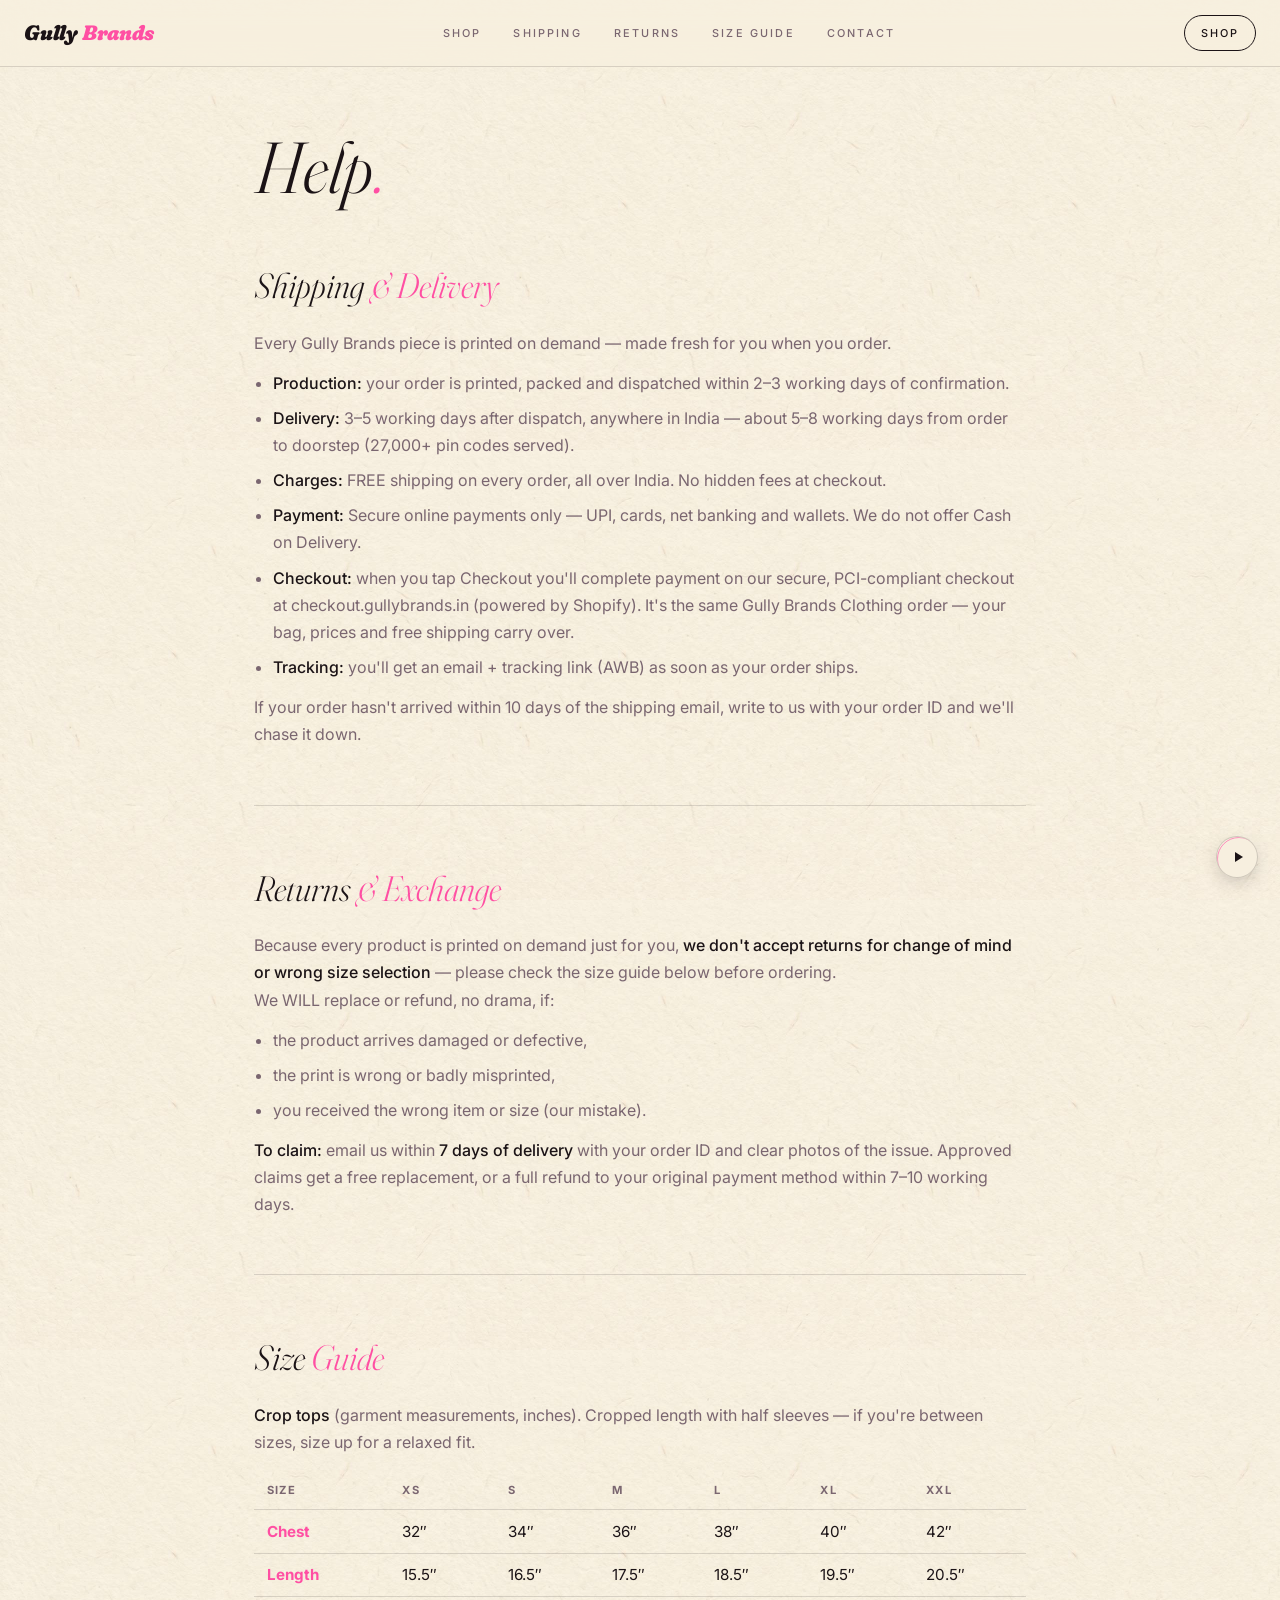
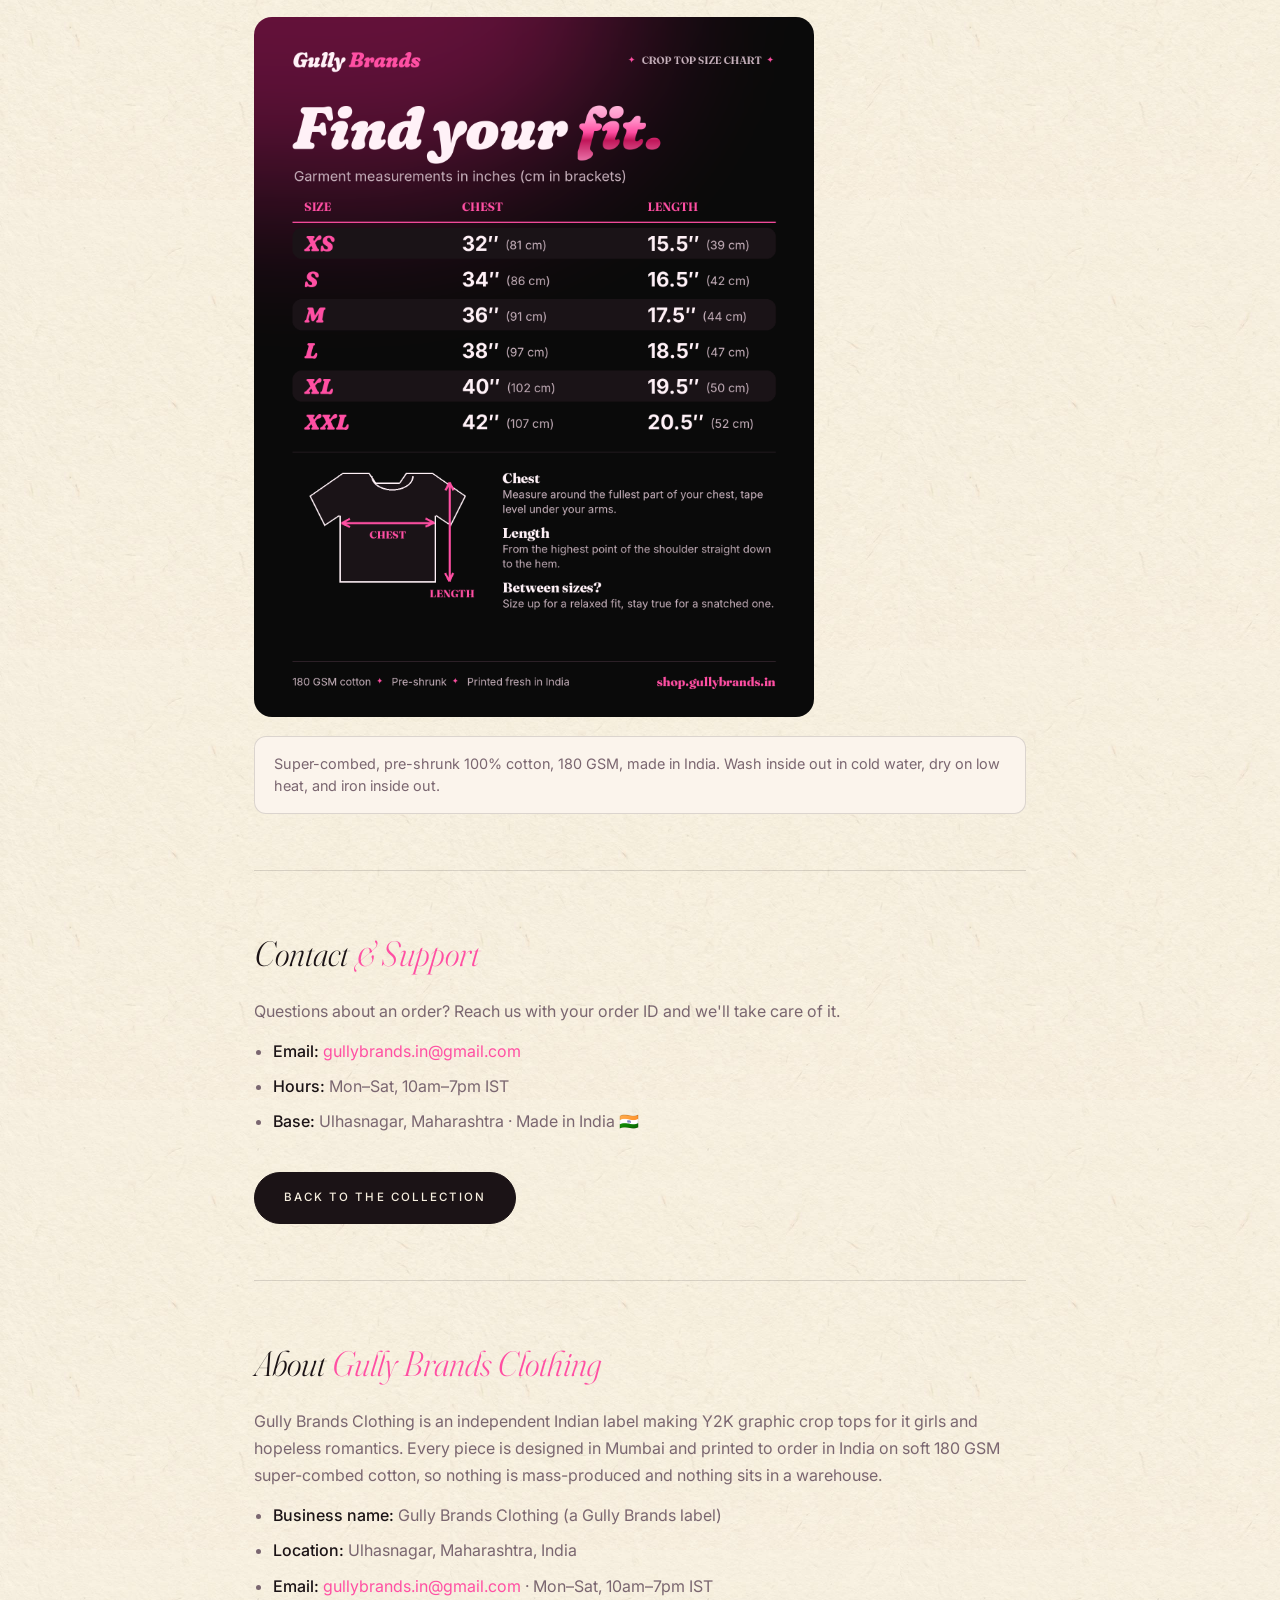
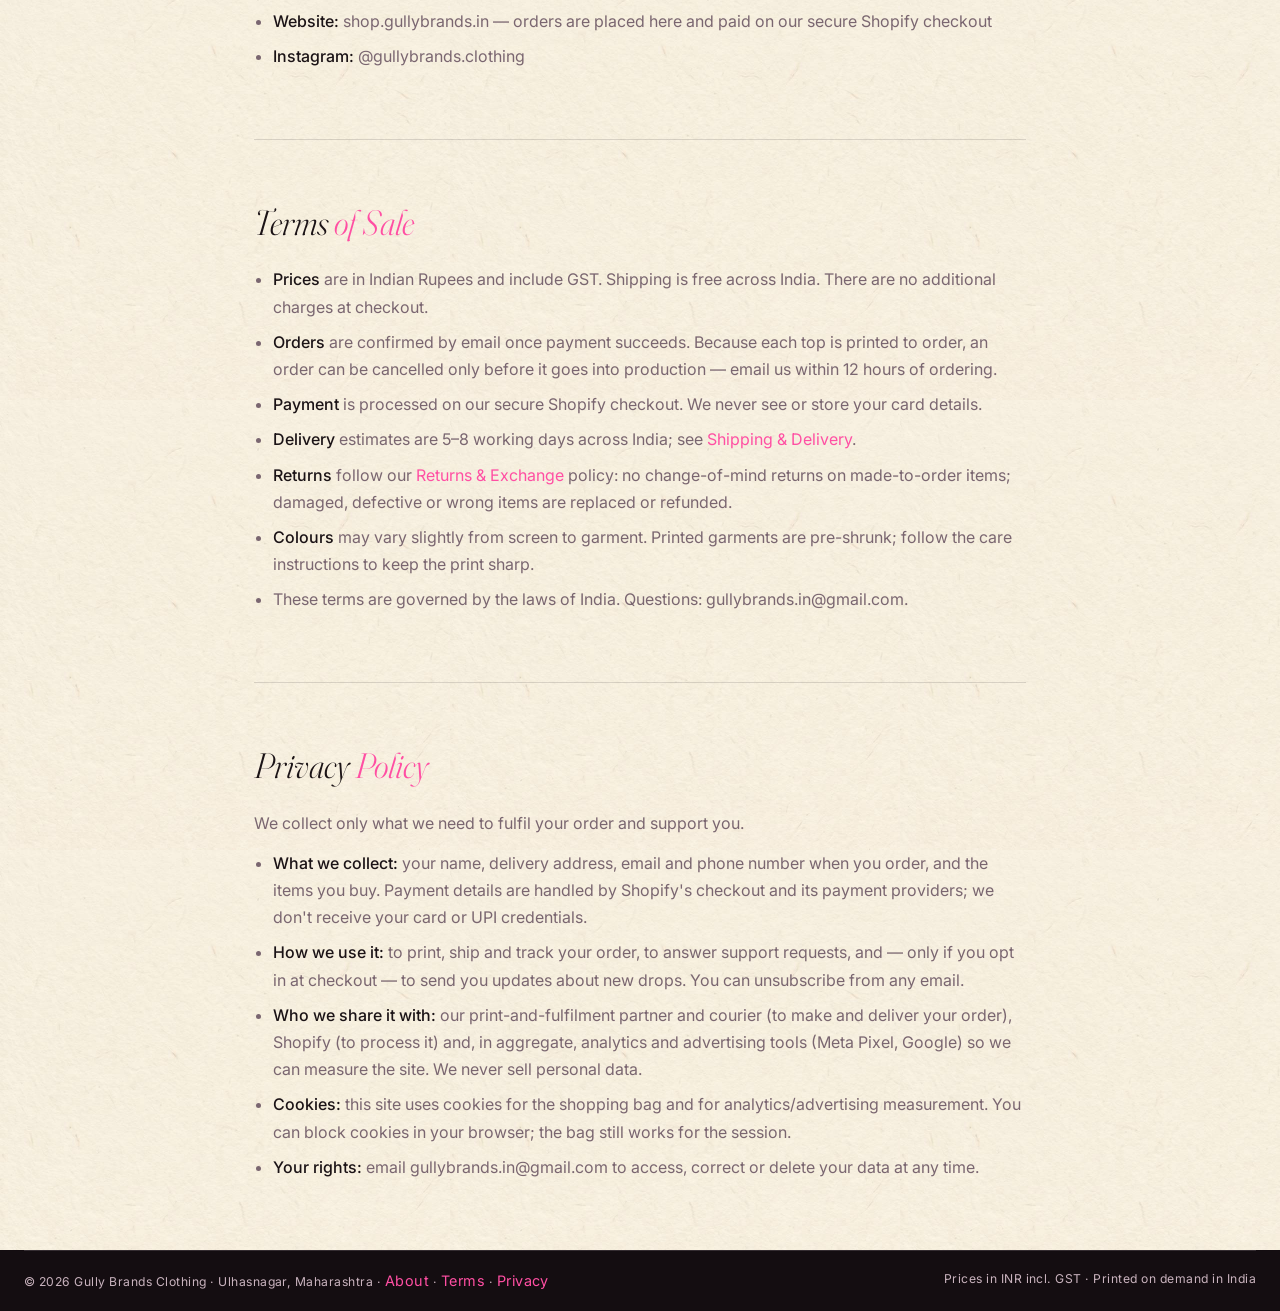
<file: help.html>
<!DOCTYPE html>
<html lang="en-IN">
<head>
<meta charset="UTF-8">
<meta name="viewport" content="width=device-width, initial-scale=1">
<title>Help: Shipping, Returns, Size Guide, Terms &amp; Privacy — Gully Brands Clothing</title>
<meta name="description" content="Crop top size guide, free shipping across India, returns and support for Gully Brands — Y2K crop tops for it girls.">
<link rel="canonical" href="https://shop.gullybrands.in/help.html">
<meta property="og:type" content="website">
<meta property="og:site_name" content="Gully Brands">
<meta property="og:title" content="Help: Shipping, Returns, Size Guide, Terms &amp; Privacy — Gully Brands Clothing">
<meta property="og:description" content="Crop top size guide, free shipping across India, returns and support for Gully Brands — Y2K crop tops for it girls.">
<meta property="og:url" content="https://shop.gullybrands.in/help.html">
<meta property="og:image" content="https://shop.gullybrands.in/assets/og.jpg">
<meta property="og:image:width" content="1200"><meta property="og:image:height" content="630">
<meta name="twitter:card" content="summary_large_image">
<meta name="twitter:image" content="https://shop.gullybrands.in/assets/og.jpg">
<script type="application/ld+json">{"@context":"https://schema.org","@type":"BreadcrumbList","itemListElement":[{"@type":"ListItem","position":1,"name":"Home","item":"https://shop.gullybrands.in/"},{"@type":"ListItem","position":2,"name":"Help","item":"https://shop.gullybrands.in/help.html"}]}</script>

<link rel="icon" href="/favicon.ico" sizes="any">
<link rel="icon" type="image/svg+xml" href="/assets/icon.svg">
<link rel="icon" type="image/png" sizes="48x48" href="/assets/favicon-48.png">
<link rel="apple-touch-icon" href="/assets/apple-touch-icon.png">
<link rel="manifest" href="/site.webmanifest">
<link rel="preconnect" href="https://fonts.googleapis.com">
<link rel="preconnect" href="https://fonts.gstatic.com" crossorigin>
<link href="https://fonts.googleapis.com/css2?family=Inter:wght@400;500;600&family=Pinyon+Script&display=swap" rel="stylesheet">
<link rel="stylesheet" href="styles.css">
<style>
  .help{max-width:820px;margin:0 auto;padding:0 24px}
  .help section{padding:clamp(2rem,5vw,3.5rem) 0;border-bottom:1px solid var(--line);scroll-margin-top:90px}
  .help section:last-child{border-bottom:0}
  .help h1{font-family:var(--disp);font-weight:300;font-style:italic;font-variation-settings:"opsz" 144;font-size:clamp(2.4rem,7vw,4.5rem);line-height:1;padding:clamp(2.5rem,6vw,4rem) 0 0}
  .help h2{font-family:var(--disp);font-weight:300;font-style:italic;font-variation-settings:"opsz" 144;font-size:clamp(1.5rem,3.5vw,2.2rem);margin-bottom:1rem}
  .help h2 .yl{color:var(--taxi)}
  .help p, .help li{color:var(--cream-dim);font-size:1rem;line-height:1.7}
  .help ul{padding-left:1.2rem;display:grid;gap:.5rem;margin:.8rem 0}
  .help b{color:var(--ink);font-weight:500}
  .sizes{width:100%;border-collapse:collapse;margin:1rem 0;font-size:.95rem}
  .sizes th{text-transform:uppercase;letter-spacing:.12em;font-size:.7rem;color:var(--cream-dim);text-align:left;padding:.6rem .8rem;border-bottom:1px solid var(--line)}
  .sizes td{padding:.6rem .8rem;border-bottom:1px solid var(--line);color:var(--ink)}
  .sizes tr td:first-child{font-weight:700;color:var(--taxi)}
  @media (max-width:560px){.sizes{font-size:.82rem}.sizes th,.sizes td{padding:.55rem .3rem}.sizes th{letter-spacing:.04em}}
  .note{background:var(--panel);border:1px solid var(--line);border-radius:12px;padding:1rem 1.2rem;font-size:.9rem;color:var(--cream-dim);margin-top:1rem}
  .backbtn{margin:1.5rem 0 0}
</style>
<!-- Meta Pixel (dataset "Gully Brands · Mumbai's pixel" (Shopify app) 2541478776319465) -->
<script>
!function(f,b,e,v,n,t,s){if(f.fbq)return;n=f.fbq=function(){n.callMethod?
n.callMethod.apply(n,arguments):n.queue.push(arguments)};if(!f._fbq)f._fbq=n;
n.push=n;n.loaded=!0;n.version='2.0';n.queue=[];t=b.createElement(e);t.async=!0;
t.src=v;s=b.getElementsByTagName(e)[0];s.parentNode.insertBefore(t,s)}(window,
document,'script','https://connect.facebook.net/en_US/fbevents.js');
fbq('init','2541478776319465');
fbq('track','PageView');
</script>
<noscript><img height="1" width="1" style="display:none" alt="" src="https://www.facebook.com/tr?id=2541478776319465&ev=PageView&noscript=1"></noscript>
</head>
<body>

<header class="hd"><div class="wrap hd__in">
  <a href="index.html" class="logo">Gully <b>Brands</b></a>
  <nav class="nav">
    <a href="index.html#drop">Shop</a>
    <a href="#shipping">Shipping</a>
    <a href="#returns">Returns</a>
    <a href="#size-guide">Size Guide</a>
    <a href="#contact">Contact</a>
  </nav>
  <a class="cartbtn" href="index.html#drop">Shop</a>
</div></header>

<main class="help">
  <h1>Help<span style="color:var(--taxi)">.</span></h1>

  <section id="shipping">
    <h2>Shipping <span class="yl">&amp; Delivery</span></h2>
    <p>Every Gully Brands piece is printed on demand — made fresh for you when you order.</p>
    <ul>
      <li><b>Production:</b> your order is printed, packed and dispatched within 2–3 working days of confirmation.</li>
      <li><b>Delivery:</b> 3–5 working days after dispatch, anywhere in India — about 5–8 working days from order to doorstep (27,000+ pin codes served).</li>
      <li><b>Charges:</b> FREE shipping on every order, all over India. No hidden fees at checkout.</li>
      <li><b>Payment:</b> Secure online payments only — UPI, cards, net banking and wallets. We do not offer Cash on Delivery.</li>
      <li><b>Checkout:</b> when you tap Checkout you'll complete payment on our secure, PCI-compliant checkout at checkout.gullybrands.in (powered by Shopify). It's the same Gully Brands Clothing order — your bag, prices and free shipping carry over.</li>
      <li><b>Tracking:</b> you'll get an email + tracking link (AWB) as soon as your order ships.</li>
    </ul>
    <p>If your order hasn't arrived within 10 days of the shipping email, write to us with your order ID and we'll chase it down.</p>
  </section>

  <section id="returns">
    <h2>Returns <span class="yl">&amp; Exchange</span></h2>
    <p>Because every product is printed on demand just for you, <b>we don't accept returns for change of mind or wrong size selection</b> — please check the size guide below before ordering.</p>
    <p>We WILL replace or refund, no drama, if:</p>
    <ul>
      <li>the product arrives damaged or defective,</li>
      <li>the print is wrong or badly misprinted,</li>
      <li>you received the wrong item or size (our mistake).</li>
    </ul>
    <p><b>To claim:</b> email us within <b>7 days of delivery</b> with your order ID and clear photos of the issue. Approved claims get a free replacement, or a full refund to your original payment method within 7–10 working days.</p>
  </section>

  <section id="size-guide">
    <h2>Size <span class="yl">Guide</span></h2>
    <p><b>Crop tops</b> (garment measurements, inches). Cropped length with half sleeves — if you're between sizes, size up for a relaxed fit.</p>
    <table class="sizes">
      <tr><th>Size</th><th>XS</th><th>S</th><th>M</th><th>L</th><th>XL</th><th>XXL</th></tr>
      <tr><td>Chest</td><td>32″</td><td>34″</td><td>36″</td><td>38″</td><td>40″</td><td>42″</td></tr>
      <tr><td>Length</td><td>15.5″</td><td>16.5″</td><td>17.5″</td><td>18.5″</td><td>19.5″</td><td>20.5″</td></tr>
    </table>
    <img src="assets/gully-sizechart.png" alt="Gully Brands crop top size chart: chest and length in inches and cm, XS to XXL" width="1600" height="2000" loading="lazy" style="width:100%;max-width:560px;height:auto;border-radius:18px;margin:1.2rem 0">
    <div class="note">Super-combed, pre-shrunk 100% cotton, 180 GSM, made in India. Wash inside out in cold water, dry on low heat, and iron inside out.</div>
  </section>

  <section id="contact">
    <h2>Contact <span class="yl">&amp; Support</span></h2>
    <p>Questions about an order? Reach us with your order ID and we'll take care of it.</p>
    <ul>
      <li><b>Email:</b> <a href="mailto:gullybrands.in@gmail.com" style="color:var(--taxi)">gullybrands.in@gmail.com</a></li>
      <li><b>Hours:</b> Mon–Sat, 10am–7pm IST</li>
      <li><b>Base:</b> Ulhasnagar, Maharashtra · Made in India 🇮🇳</li>
    </ul>
    <a class="btn backbtn" href="index.html#drop">Back to the collection</a>
  </section>
  <section id="about">
    <h2>About <span class="yl">Gully Brands Clothing</span></h2>
    <p>Gully Brands Clothing is an independent Indian label making Y2K graphic crop tops for it girls and hopeless romantics. Every piece is designed in Mumbai and printed to order in India on soft 180 GSM super-combed cotton, so nothing is mass-produced and nothing sits in a warehouse.</p>
    <ul>
      <li><b>Business name:</b> Gully Brands Clothing (a Gully Brands label)</li>
      <li><b>Location:</b> Ulhasnagar, Maharashtra, India</li>
      <li><b>Email:</b> <a href="mailto:gullybrands.in@gmail.com" style="color:var(--taxi)">gullybrands.in@gmail.com</a> · Mon–Sat, 10am–7pm IST</li>
      <li><b>Website:</b> shop.gullybrands.in — orders are placed here and paid on our secure Shopify checkout</li>
      <li><b>Instagram:</b> @gullybrands.clothing</li>
    </ul>
  </section>

  <section id="terms">
    <h2>Terms <span class="yl">of Sale</span></h2>
    <ul>
      <li><b>Prices</b> are in Indian Rupees and include GST. Shipping is free across India. There are no additional charges at checkout.</li>
      <li><b>Orders</b> are confirmed by email once payment succeeds. Because each top is printed to order, an order can be cancelled only before it goes into production — email us within 12 hours of ordering.</li>
      <li><b>Payment</b> is processed on our secure Shopify checkout. We never see or store your card details.</li>
      <li><b>Delivery</b> estimates are 5–8 working days across India; see <a href="#shipping" style="color:var(--taxi)">Shipping &amp; Delivery</a>.</li>
      <li><b>Returns</b> follow our <a href="#returns" style="color:var(--taxi)">Returns &amp; Exchange</a> policy: no change-of-mind returns on made-to-order items; damaged, defective or wrong items are replaced or refunded.</li>
      <li><b>Colours</b> may vary slightly from screen to garment. Printed garments are pre-shrunk; follow the care instructions to keep the print sharp.</li>
      <li>These terms are governed by the laws of India. Questions: gullybrands.in@gmail.com.</li>
    </ul>
  </section>

  <section id="privacy">
    <h2>Privacy <span class="yl">Policy</span></h2>
    <p>We collect only what we need to fulfil your order and support you.</p>
    <ul>
      <li><b>What we collect:</b> your name, delivery address, email and phone number when you order, and the items you buy. Payment details are handled by Shopify's checkout and its payment providers; we don't receive your card or UPI credentials.</li>
      <li><b>How we use it:</b> to print, ship and track your order, to answer support requests, and — only if you opt in at checkout — to send you updates about new drops. You can unsubscribe from any email.</li>
      <li><b>Who we share it with:</b> our print-and-fulfilment partner and courier (to make and deliver your order), Shopify (to process it) and, in aggregate, analytics and advertising tools (Meta Pixel, Google) so we can measure the site. We never sell personal data.</li>
      <li><b>Cookies:</b> this site uses cookies for the shopping bag and for analytics/advertising measurement. You can block cookies in your browser; the bag still works for the session.</li>
      <li><b>Your rights:</b> email gullybrands.in@gmail.com to access, correct or delete your data at any time.</li>
    </ul>
  </section>

</main>

<footer class="ft dark"><div class="wrap">
  <div class="ft__bottom">
    <span>© <span id="year"></span> Gully Brands Clothing · Ulhasnagar, Maharashtra · <a href="#about" style="color:var(--taxi)">About</a> · <a href="#terms" style="color:var(--taxi)">Terms</a> · <a href="#privacy" style="color:var(--taxi)">Privacy</a></span>
    <span>Prices in INR incl. GST · Printed on demand in India</span>
  </div>
</div></footer>
<script>document.getElementById("year").textContent = new Date().getFullYear();</script>
<script src="/music.js" defer></script>
</body>
</html>
</file>
<file: styles.css>
/* ===== Fonts =====
   Fraunces (local, variable) = display serif. Thin italic at huge sizes is the brand voice;
   "Fraunces Billboard" (black italic) is kept for the few LOUD moments + the logo.
   Inter + Pinyon Script are loaded from Google Fonts in the <head>. */
@font-face{font-family:"Fraunces Billboard";src:url("/assets/fonts/Fraunces-72pt-SuperSoft-BlackItalic.ttf") format("truetype");font-weight:900;font-style:normal;font-display:swap}
@font-face{font-family:"Fraunces";src:url("/assets/fonts/Fraunces-VF.ttf") format("truetype");font-weight:100 900;font-style:normal;font-display:swap}
@font-face{font-family:"Fraunces";src:url("/assets/fonts/Fraunces-Italic-VF.ttf") format("truetype");font-weight:100 900;font-style:italic;font-display:swap}

/* ===== Tokens =====
   Cream paper canvas, ink text, blush + one hot-pink "lipstick" accent. The old names
   (--cream = text, --cream-dim = muted text, --panel, --line, --taxi) are kept as aliases so
   app.js / product pages / help.html keep working; .dark flips them for inverted sections. */
:root{
  --paper:#F7EFDF; --paper2:#F1E6D6; --blush:#F6DCE2; --rose:#E9B9C6; --petal:#FBF2EE;
  --ink:#1B1316; --ink2:#140D11; --mute:#7A6670;
  --taxi:#FF4FA3; --taxi-deep:#D9307F; --wine:#8E1F4A;
  --chrome:linear-gradient(180deg,#FFE3F1 0%,#FF8CC6 38%,#FF4FA3 52%,#C2185B 62%,#FF9FD0 100%);
  --cream:var(--ink); --cream-dim:var(--mute); --panel:#FBF4EC; --line:rgba(27,19,22,.14);
  --sans:"Inter",-apple-system,BlinkMacSystemFont,"Helvetica Neue",Arial,sans-serif;
  --disp:"Fraunces",Georgia,serif; --billboard:"Fraunces Billboard","Fraunces",Georgia,serif;
  --script:"Pinyon Script","Snell Roundhand",cursive;
  --wrap:1280px; --arch:220px 220px 18px 18px;
}
.dark{--cream:#FFF1F7;--cream-dim:#C9B3BE;--panel:#1E1419;--line:rgba(255,241,247,.14);background:var(--ink2);color:var(--cream)}

*{box-sizing:border-box;margin:0}
html{scroll-behavior:smooth}
body{background:var(--paper) url("/assets/decor/paper.jpg") repeat;background-size:450px;color:var(--ink);font-family:var(--sans);line-height:1.55;-webkit-font-smoothing:antialiased;overflow-x:hidden}
body.noscroll{overflow:hidden}
img{display:block;max-width:100%}
a{color:inherit;text-decoration:none}
button{font:inherit;cursor:pointer;border:0;background:none;color:inherit}
.wrap{max-width:var(--wrap);margin:0 auto;padding:0 24px}
.label{font-family:var(--sans);text-transform:uppercase;letter-spacing:.28em;font-size:.68rem;font-weight:500;color:var(--cream-dim)}
.script{font-family:var(--script);font-weight:400;font-size:clamp(1.6rem,3vw,2.4rem);color:var(--taxi-deep);line-height:1}
.thin{font-family:var(--disp);font-weight:300;font-style:italic;font-variation-settings:"opsz" 144,"SOFT" 40;letter-spacing:-.02em;line-height:.95}
.decor{position:absolute;height:auto;pointer-events:none;user-select:none;filter:drop-shadow(0 18px 24px rgba(27,19,22,.18))}

/* ===== Announcement marquee ===== */
.anno{background:var(--ink);color:var(--paper);overflow:hidden}
.anno__track{display:flex;gap:3rem;white-space:nowrap;padding:.5rem 0;text-transform:uppercase;letter-spacing:.24em;font-size:.64rem;font-weight:500;animation:march 30s linear infinite}
.anno span{display:inline-flex;gap:3rem}
.anno i{font-style:normal;color:var(--taxi)}
@keyframes march{to{transform:translateX(-50%)}}

/* ===== Header ===== */
.hd{position:sticky;top:0;z-index:40;background:rgba(247,239,223,.82);backdrop-filter:blur(14px);border-bottom:1px solid var(--line)}
.hd__in{display:flex;align-items:center;justify-content:space-between;height:66px}
.logo{font-family:var(--billboard);font-weight:900;font-style:normal;font-size:1.3rem;letter-spacing:-.01em}
.logo b{color:var(--taxi)}
.nav{display:flex;gap:2rem}
.nav a{text-transform:uppercase;letter-spacing:.2em;font-size:.68rem;font-weight:500;color:var(--cream-dim);transition:color .2s}
.nav a:hover{color:var(--ink)}
.cartbtn{position:relative;display:flex;align-items:center;gap:.5rem;text-transform:uppercase;letter-spacing:.18em;font-size:.68rem;font-weight:500;border:1px solid var(--ink);padding:.55rem 1rem;border-radius:999px;transition:.2s}
.cartbtn:hover{background:var(--ink);color:var(--paper)}
#cartCount{position:absolute;top:-8px;right:-8px;min-width:20px;height:20px;display:none;place-items:center;background:var(--taxi);color:#fff;border-radius:999px;font-size:.66rem;font-weight:700;padding:0 5px}

/* ===== Hero ===== */
.hero{position:relative;overflow:hidden;padding:clamp(2.5rem,6vw,5rem) 0 clamp(2rem,5vw,4rem)}
.hero__in{display:grid;grid-template-columns:1.05fr .95fr;gap:clamp(1.5rem,4vw,4rem);align-items:center}
.hero .kick{margin-bottom:1.4rem}
.hero h1{font-size:clamp(3.6rem,9.5vw,8.6rem);line-height:.9}
.hero h1 .thin{display:block;font-weight:300}
.hero h1 .loud{display:block;font-family:var(--billboard);font-weight:900;font-style:normal;font-size:.72em;color:var(--taxi);letter-spacing:-.02em;margin-top:.08em}
.hero .script{margin:1.1rem 0 .2rem;display:block}
.hero p.sub{max-width:46ch;margin:1.2rem 0 0;color:var(--cream-dim);font-size:1.02rem}
.hero .cta-row{margin-top:2rem;display:flex;gap:.9rem;flex-wrap:wrap;align-items:center}
.hero__art{position:relative;display:grid;grid-template-columns:1fr 1fr;gap:1rem;align-items:end;padding:2rem 1rem 1rem 0}
.arch{aspect-ratio:4/5;overflow:hidden;border-radius:var(--arch);background:var(--blush);box-shadow:0 30px 60px -30px rgba(27,19,22,.35)}
.arch img{width:100%;height:100%;object-fit:cover;transition:transform .8s ease}
.arch:hover img{transform:scale(1.04)}
.arch--up{transform:translateY(-2.2rem)}
.hero__bow{width:clamp(120px,15vw,210px);left:-3rem;bottom:-1.2rem;transform:rotate(-14deg)}
.hero__pearls{width:clamp(180px,22vw,320px);right:-4rem;top:-1.5rem;transform:rotate(8deg)}
.badge{position:absolute;right:-.6rem;bottom:-.9rem;width:clamp(110px,12vw,150px);height:auto;animation:spin 18s linear infinite;z-index:2}
.badge text{font-family:var(--sans);font-size:9px;font-weight:600;letter-spacing:.16em;text-transform:uppercase;fill:var(--ink)}
.badge circle{fill:var(--paper);stroke:var(--ink);stroke-width:1}
.badge .heart{fill:var(--taxi)}
@keyframes spin{to{transform:rotate(360deg)}}

/* ===== Buttons ===== */
.btn{display:inline-flex;align-items:center;justify-content:center;gap:.5rem;background:var(--ink);color:var(--paper);text-transform:uppercase;letter-spacing:.18em;font-weight:500;font-size:.72rem;padding:1rem 1.8rem;border-radius:999px;border:1px solid var(--ink);transition:transform .15s,background .2s,color .2s,border-color .2s}
.btn:hover{transform:translateY(-2px);background:var(--taxi);border-color:var(--taxi);color:#fff}
.btn--ghost{background:transparent;color:var(--ink);border-color:var(--line)}
.btn--ghost:hover{background:transparent;color:var(--ink);border-color:var(--ink);transform:translateY(-2px)}
.btn--pink{background:var(--taxi);border-color:var(--taxi);color:#fff}
.btn--pink:hover{background:var(--ink);border-color:var(--ink)}
.btn--full{width:100%;margin-top:.4rem}
.btn:disabled{opacity:.4;pointer-events:none}
.dark .btn{background:var(--paper);color:var(--ink);border-color:var(--paper)}
.dark .btn:hover{background:var(--taxi);border-color:var(--taxi);color:#fff}
.dark .btn--ghost{background:transparent;color:var(--cream);border-color:var(--line)}

/* ===== Word marquee (Y2K outline strip) ===== */
.strip{border-block:1px solid var(--ink);overflow:hidden;background:var(--blush)}
.strip__track{display:flex;gap:2.5rem;white-space:nowrap;padding:.8rem 0;animation:march 34s linear infinite}
.strip__track span{display:inline-flex;gap:2.5rem;font-family:var(--billboard);font-style:normal;font-weight:900;text-transform:uppercase;font-size:1.6rem;color:transparent;-webkit-text-stroke:1px var(--ink)}
.strip__track b{color:var(--taxi);-webkit-text-stroke:0}
.strip__track i{font-family:var(--script);font-style:normal;font-weight:400;text-transform:none;color:var(--ink);-webkit-text-stroke:0;font-size:2.1rem;line-height:1}

/* ===== Section shells ===== */
.sec{padding:clamp(3.5rem,8vw,7rem) 0;position:relative}
.sec__head{display:flex;align-items:flex-end;justify-content:space-between;gap:1rem;margin-bottom:2.4rem;flex-wrap:wrap}
.sec__head h2{font-family:var(--disp);font-weight:300;font-style:italic;font-variation-settings:"opsz" 144,"SOFT" 40;font-size:clamp(2.6rem,6vw,4.8rem);line-height:.95;letter-spacing:-.02em}
.sec__head h2 .pink{color:var(--taxi);font-style:normal;font-weight:500}
.sec__head p{color:var(--cream-dim);max-width:44ch}
.sec__head .script{display:block;margin-bottom:.4rem}

/* ===== Filters ===== */
.filters{display:flex;gap:.6rem;flex-wrap:wrap;margin-bottom:2rem}
.chip{text-transform:uppercase;letter-spacing:.16em;font-size:.66rem;font-weight:500;color:var(--cream-dim);border:1px solid var(--line);padding:.55rem 1rem;border-radius:999px;transition:.2s;background:transparent}
.chip:hover{color:var(--ink);border-color:var(--ink)}
.chip.is-active{background:var(--ink);color:var(--paper);border-color:var(--ink)}

/* ===== Product grid ===== */
.grid{display:grid;grid-template-columns:repeat(4,1fr);gap:28px 22px}
.card{cursor:pointer;outline:none}
.card__media{position:relative;aspect-ratio:4/5;border-radius:var(--arch);overflow:hidden;background:var(--blush);transition:transform .3s,box-shadow .3s}
.card__media .ly{position:absolute;inset:0;width:100%;height:100%;object-fit:cover;opacity:0;transition:opacity .8s ease,transform .6s ease}
.card__media .ly.is-show{opacity:1}
.card:hover .card__media,.card:focus-visible .card__media{transform:translateY(-4px);box-shadow:0 24px 40px -24px rgba(27,19,22,.45)}
.card:hover .card__media .ly{transform:scale(1.04)}
.card__tag{position:absolute;top:14px;left:50%;transform:translateX(-50%);background:var(--taxi);color:#fff;text-transform:uppercase;letter-spacing:.18em;font-size:.58rem;font-weight:600;padding:.3rem .6rem;border-radius:999px}
.card__quick{position:absolute;left:12px;right:12px;bottom:12px;background:var(--paper);color:var(--ink);text-transform:uppercase;letter-spacing:.16em;font-size:.66rem;font-weight:500;padding:.75rem;border-radius:999px;opacity:0;transform:translateY(8px);transition:.25s;border:1px solid var(--ink)}
.card:hover .card__quick,.card:focus-within .card__quick{opacity:1;transform:none}
.card__quick:hover{background:var(--ink);color:var(--paper)}
.card__body{padding:.9rem .1rem 0;text-align:center}
.card__title{font-family:var(--disp);font-weight:400;font-style:italic;font-size:1.08rem;letter-spacing:-.01em}
.card__row{display:flex;align-items:center;justify-content:center;gap:.9rem;margin-top:.35rem}
.card__price{font-size:.82rem;letter-spacing:.08em;color:var(--cream-dim)}
.card__sw{display:flex;gap:.35rem}
.sw{width:12px;height:12px;border-radius:50%;border:1px solid rgba(27,19,22,.25);display:inline-block}
.sw--black{background:#1B1316}
.sw--cream{background:#FFF1F7}
.sw--red{background:#B3202C}
.sw--white{background:#fff}
.sw--navy-blue{background:#1F2A44}
.sw--grey-melange{background:#B9B9B9}
.sw--light-baby-pink{background:#F6C9CF}
.sw--beige{background:#F1E3B8}
.sw--lavender{background:#CFCBF2}

/* ===== Why (on satin) ===== */
.satin{background:var(--blush) url("/assets/decor/satin.jpg") center/cover no-repeat;position:relative}
.satin::before{content:"";position:absolute;inset:0;background:linear-gradient(180deg,rgba(247,239,223,.55),rgba(247,239,223,.15) 30%,rgba(247,239,223,.15) 70%,rgba(247,239,223,.6))}
.satin>.wrap{position:relative}
.why{display:grid;grid-template-columns:repeat(3,1fr);gap:18px}
.why__c{background:rgba(251,244,236,.86);backdrop-filter:blur(6px);border:1px solid rgba(255,255,255,.7);border-radius:24px;padding:2rem 1.8rem;text-align:center}
.why__c .n{font-family:var(--disp);font-weight:300;font-style:italic;font-variation-settings:"opsz" 144;color:var(--taxi-deep);font-size:3rem;line-height:1}
.why__c h3{margin:.6rem 0 .4rem;font-family:var(--disp);font-weight:500;font-size:1.15rem}
.why__c p{color:var(--cream-dim);font-size:.92rem}

/* ===== Lookbook (editorial grid) ===== */
.look-sec{overflow:hidden}
.look{display:grid;grid-template-columns:repeat(12,1fr);grid-auto-rows:minmax(90px,auto);gap:18px;position:relative}
.look__ph{overflow:hidden;border-radius:18px;background:var(--blush);position:relative}
.look__ph img{width:100%;height:100%;object-fit:cover;transition:transform .8s ease}
.look__ph:hover img{transform:scale(1.04)}
.look__ph span{position:absolute;left:14px;bottom:12px;background:rgba(247,239,223,.9);color:var(--ink);font-family:var(--disp);font-style:italic;font-size:.9rem;padding:.35rem .8rem;border-radius:999px}
.look__a{grid-column:1/5;grid-row:1/4;border-radius:var(--arch)}
.look__b{grid-column:5/9;grid-row:1/3}
.look__c{grid-column:9/13;grid-row:1/4;border-radius:var(--arch)}
.look__d{grid-column:5/9;grid-row:3/5;display:grid;place-items:center;text-align:center;padding:1.5rem;position:relative}
.look__d h3{font-family:var(--disp);font-weight:300;font-style:italic;font-variation-settings:"opsz" 144;font-size:clamp(1.8rem,3.4vw,2.6rem);line-height:1}
.look__d .script{display:block;margin-top:.4rem}
.look__e{grid-column:1/5;grid-row:4/6}
.look__f{grid-column:9/13;grid-row:4/6}
.look__roses{width:clamp(160px,20vw,300px);right:-5%;bottom:-8%;transform:rotate(10deg);z-index:1}
.look__clips{width:clamp(90px,10vw,140px);left:-2%;top:-5%;transform:rotate(-12deg);z-index:1}

/* ===== Story (dark moment) ===== */
.story-sec{position:relative;overflow:hidden}
.story{max-width:720px;position:relative;z-index:1}
.story h2{font-family:var(--disp);font-weight:300;font-style:italic;font-variation-settings:"opsz" 144,"SOFT" 40;font-size:clamp(2.4rem,5.5vw,4.4rem);line-height:.95;margin-bottom:1.4rem;letter-spacing:-.02em}
.story h2 .pink{color:var(--taxi);font-style:normal;font-weight:500}
.story p{color:var(--cream-dim);font-size:1.08rem;margin-bottom:1rem;max-width:60ch}
.story b{color:var(--cream)}
.story .script{color:var(--taxi);margin-top:1.4rem;display:block}
.kiss-card{position:absolute;right:clamp(0px,6vw,80px);top:50%;transform:translateY(-50%) rotate(6deg);width:clamp(180px,22vw,300px);aspect-ratio:1;border-radius:var(--arch);background:var(--paper) url('/assets/decor/paper.jpg');background-size:300px;box-shadow:0 40px 80px -30px rgba(0,0,0,.7);display:grid;place-items:center}
.kiss-card img{width:70%;height:auto}

/* ===== Footer ===== */
.ft{margin-top:0}
.ft__in{display:grid;grid-template-columns:2fr 1fr 1fr 1fr;gap:2rem;padding:3.5rem 0 3rem}
.ft h4{text-transform:uppercase;letter-spacing:.24em;font-size:.64rem;color:var(--cream-dim);margin-bottom:1rem;font-weight:500}
.ft ul{list-style:none;padding:0;display:grid;gap:.5rem}
.ft a{color:var(--cream-dim);font-size:.9rem;transition:color .2s}
.ft a:hover{color:var(--taxi)}
.ft__logo{font-family:var(--billboard);font-style:normal;font-weight:900;font-size:2rem}
.ft__logo b{color:var(--taxi)}
.ft__tag{font-family:var(--script);font-size:1.9rem;color:var(--taxi);line-height:1;margin:.6rem 0 .8rem}
.ft__bottom{border-top:1px solid var(--line);padding:1.2rem 0;display:flex;justify-content:space-between;gap:1rem;flex-wrap:wrap;color:var(--cream-dim);font-size:.76rem;letter-spacing:.04em}

/* ===== Quick view ===== */
#qv{position:fixed;inset:0;z-index:60;background:rgba(27,19,22,.55);backdrop-filter:blur(6px);display:none;align-items:center;justify-content:center;padding:20px}
#qv.is-open{display:flex}
.qv__panel{position:relative;width:min(940px,100%);max-height:90vh;overflow:auto;background:var(--paper);border-radius:24px;display:grid;grid-template-columns:1fr 1fr}
.qv__close{position:absolute;top:12px;right:14px;z-index:2;width:34px;height:34px;border-radius:50%;background:var(--paper);border:1px solid var(--ink)}
.qv__media{background:var(--blush);display:flex;flex-direction:column}
.qv__stage{position:relative;flex:1;min-height:340px}
.qv__stage .ly{position:absolute;inset:0;width:100%;height:100%;object-fit:cover;opacity:0;transition:opacity .6s ease}
.qv__stage .ly.is-show{opacity:1}
.qv__thumbs{display:flex;flex-wrap:wrap;gap:8px;padding:10px;background:var(--petal);max-height:170px;overflow-y:auto}
.qv__thumbs img{width:60px;height:72px;object-fit:cover;border-radius:10px;border:1px solid transparent;cursor:pointer;opacity:.55;transition:.2s}
.qv__thumbs img:hover{opacity:1}
.qv__thumbs img.is-on{opacity:1;border-color:var(--taxi)}
.qv__info{padding:2.2rem 2rem}
.qv__tag{display:inline-block;background:var(--taxi);color:#fff;text-transform:uppercase;letter-spacing:.16em;font-size:.58rem;font-weight:600;padding:.28rem .6rem;border-radius:999px;margin-bottom:.8rem}
.qv__title{font-family:var(--disp);font-weight:300;font-style:italic;font-variation-settings:"opsz" 144;font-size:2.2rem;line-height:1;letter-spacing:-.02em}
.qv__price{font-family:var(--disp);font-weight:500;color:var(--taxi-deep);font-size:1.3rem;margin:.5rem 0 1rem}
.qv__desc{color:var(--cream-dim);font-size:.95rem}
.qv__desc p{margin:0 0 .45rem}.qv__desc p:last-child{margin-bottom:0}
.qv__desc strong{color:var(--ink);font-weight:500}
.qv__fab{color:var(--cream-dim);font-size:.82rem;margin-top:.8rem;padding-top:.8rem;border-top:1px solid var(--line)}
.qv__label{text-transform:uppercase;letter-spacing:.2em;font-size:.62rem;color:var(--cream-dim);margin:1.2rem 0 .5rem;font-weight:500}
.qv__label #sizehint{color:var(--ink);text-transform:none;letter-spacing:0}
.opts{display:flex;gap:.5rem;flex-wrap:wrap}
.opt{min-width:44px;padding:.55rem .85rem;border:1px solid var(--line);border-radius:999px;font-size:.82rem;font-weight:500;transition:.15s;background:transparent}
.opt:hover{border-color:var(--ink)}
.opt.is-on{background:var(--ink);color:var(--paper);border-color:var(--ink)}
.opt.is-off{opacity:.32;text-decoration:line-through;cursor:not-allowed}
.opt.is-off:hover{border-color:var(--line)}
.qv__ship{text-align:center;color:var(--cream-dim);font-size:.7rem;margin-top:.8rem;letter-spacing:.04em}

/* ===== Cart drawer ===== */
#scrim{position:fixed;inset:0;z-index:70;background:rgba(27,19,22,.45);opacity:0;pointer-events:none;transition:.3s}
#scrim.is-on{opacity:1;pointer-events:auto}
#drawer{position:fixed;top:0;right:0;height:100%;width:min(420px,100%);z-index:80;background:var(--paper);border-left:1px solid var(--line);transform:translateX(100%);transition:transform .32s cubic-bezier(.4,0,.1,1);display:flex;flex-direction:column}
#drawer.is-open{transform:none}
.drawer__hd{display:flex;align-items:center;justify-content:space-between;padding:1.3rem;border-bottom:1px solid var(--line)}
.drawer__hd h3{font-family:var(--disp);font-weight:300;font-style:italic;font-variation-settings:"opsz" 144;font-size:1.6rem}
#cartClose{width:32px;height:32px;border-radius:50%;border:1px solid var(--ink)}
#cartBody{flex:1;overflow:auto;padding:1rem 1.3rem}
.cart__empty{text-align:center;color:var(--cream-dim);padding:3rem 1rem;font-weight:500}
.cart__empty span{font-size:.85rem;font-weight:400}
.ci{display:grid;grid-template-columns:64px 1fr auto;gap:.9rem;padding:1rem 0;border-bottom:1px solid var(--line)}
.ci img{width:64px;height:78px;object-fit:cover;border-radius:12px;background:var(--blush)}
.ci__t{font-family:var(--disp);font-style:italic;font-size:.98rem;line-height:1.2}
.ci__meta{color:var(--cream-dim);font-size:.76rem;margin:.2rem 0 .5rem}
.ci__qty{display:inline-flex;align-items:center;gap:.7rem;border:1px solid var(--line);border-radius:999px;padding:.15rem .6rem}
.ci__qty button{width:20px;font-size:1.1rem;line-height:1;color:var(--cream-dim)}
.ci__qty button:hover{color:var(--taxi)}
.ci__price{font-family:var(--disp);font-weight:500;color:var(--taxi-deep);font-size:.95rem}
.drawer__ft{padding:1.3rem;border-top:1px solid var(--line)}
.drawer__row{display:flex;justify-content:space-between;margin-bottom:.9rem;text-transform:uppercase;letter-spacing:.16em;font-size:.72rem;font-weight:500}
#cartTotal{color:var(--taxi-deep)}
.drawer__note{text-align:center;color:var(--cream-dim);font-size:.7rem;margin-top:.7rem}

/* ===== Toast ===== */
#toast{position:fixed;left:50%;bottom:24px;transform:translate(-50%,20px);z-index:90;background:var(--ink);color:var(--paper);text-transform:uppercase;letter-spacing:.14em;font-size:.68rem;font-weight:500;padding:.75rem 1.3rem;border-radius:999px;opacity:0;pointer-events:none;transition:.3s}
#toast.is-on{opacity:1;transform:translate(-50%,0)}

/* ===== reveal ===== */
.reveal{opacity:0;transform:translateY(18px);transition:opacity .6s ease,transform .6s ease}
.reveal.in{opacity:1;transform:none}

/* ===== FAQ ===== */
.faq{display:grid;gap:0;max-width:860px;border-top:1px solid var(--ink)}
.faq__q{border-bottom:1px solid var(--line);padding:0 .2rem;transition:.2s}
.faq__q summary{cursor:pointer;list-style:none;padding:1.15rem 0;font-family:var(--disp);font-weight:400;font-size:1.12rem;display:flex;justify-content:space-between;gap:1rem;align-items:center}
.faq__q summary::-webkit-details-marker{display:none}
.faq__q summary::after{content:"+";color:var(--taxi);font-size:1.4rem;line-height:1;transition:transform .25s;flex:none}
.faq__q[open] summary::after{transform:rotate(45deg)}
.faq__q p{color:var(--cream-dim);padding:0 0 1.2rem;font-size:.95rem;max-width:70ch}
.faq__q a{color:var(--taxi-deep);text-decoration:underline}

/* ===== Responsive ===== */
@media(max-width:980px){
  .hero__in{grid-template-columns:1fr}
  .hero__art{padding:1rem 0 0;max-width:560px}
  .hero__pearls{right:-2rem}
  .grid{grid-template-columns:repeat(3,1fr)}
  .why{grid-template-columns:1fr}
  .ft__in{grid-template-columns:1fr 1fr}
  .nav{display:none}
  .qv__panel{grid-template-columns:1fr;max-height:94dvh;-webkit-overflow-scrolling:touch;overscroll-behavior:contain}
  .qv__media{max-height:none}
  .qv__stage{flex:none;min-height:0;aspect-ratio:4/5}
  .qv__thumbs{max-height:none}
  #qv{padding:10px}
  .look{grid-template-columns:repeat(6,1fr)}
  .look__a{grid-column:1/4;grid-row:1/3}.look__c{grid-column:4/7;grid-row:1/3}
  .look__b{grid-column:1/4;grid-row:3/5}.look__d{grid-column:4/7;grid-row:3/5}
  .look__e{grid-column:1/4;grid-row:5/7}.look__f{grid-column:4/7;grid-row:5/7}
  .kiss-card{position:relative;transform:rotate(4deg);right:auto;top:auto;margin:2rem 0 0;width:200px}
}
@media(max-width:600px){
  .grid{grid-template-columns:repeat(2,1fr);gap:18px 12px}
  .ft__in{grid-template-columns:1fr}
  .hero h1{font-size:clamp(3.2rem,15vw,5rem)}
  .card__quick{opacity:1;transform:none}
  .hero__bow{left:-2rem;width:110px}
  .hero__pearls{display:none}
  .arch--up{transform:translateY(-1.2rem)}
  .look{gap:10px}
  .look__roses{width:140px;right:-10%}
}
@media(prefers-reduced-motion:reduce){*{animation:none!important;transition:none!important}.reveal{opacity:1;transform:none}}
</file>
